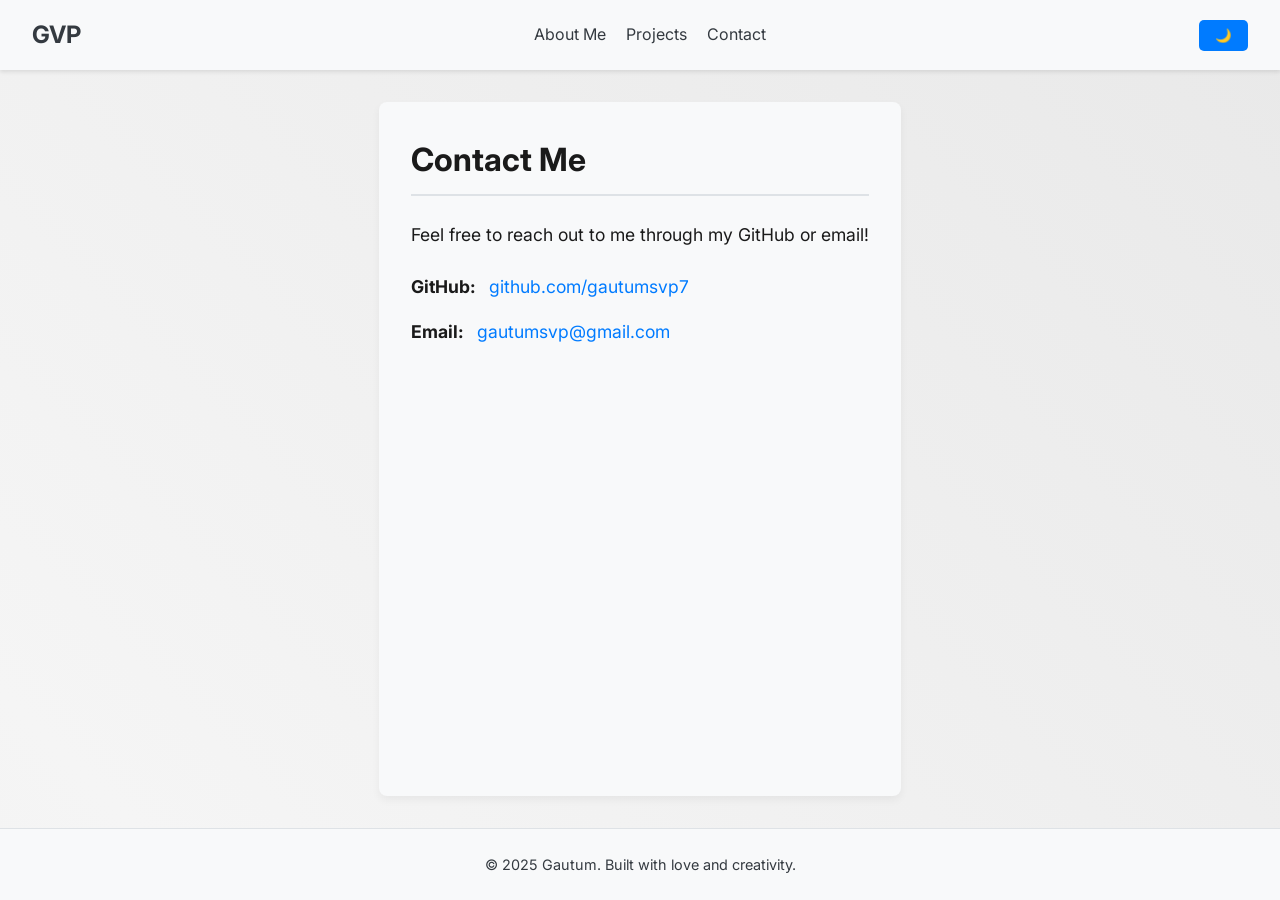
<file: contact.html>
<!DOCTYPE html>
<html lang="en">
<head>
    <meta charset="UTF-8">
    <meta name="viewport" content="width=device-width, initial-scale=1.0">
    <title>Contact - Gautum V P</title>
    <link rel="stylesheet" href="css/style.css">
    <link rel="preconnect" href="https://fonts.googleapis.com">
    <link rel="preconnect" href="https://fonts.gstatic.com" crossorigin>
    <link href="https://fonts.googleapis.com/css2?family=Inter:wght@400;700&display=swap" rel="stylesheet">
</head>
<body>
    <header>
        <nav class="navbar">
            <div class="nav-logo">
                <a href="index.html">GVP</a>
            </div>
            <ul class="nav-links">
                <li><a href="index.html">About Me</a></li>
                <li><a href="projects.html">Projects</a></li>
                <li><a href="contact.html">Contact</a></li>
            </ul>
            <div class="theme-switcher">
                <button id="theme-toggle"><span id="theme-icon-placeholder"></span></button>
            </div>
            <div class="menu-icon">
                &#9776; <!-- Hamburger icon -->
            </div>
        </nav>
    </header>
    <main class="page-content">
        <section id="contact">
            <h2>Contact Me</h2>
                <div class="contact-content fade-in-scroll">
                <p>Feel free to reach out to me through my GitHub or email!</p>
                <ul class="contact-links">
                    <li>
                        <strong>GitHub:</strong>
                        <a href="https://github.com/gautumsvp7" target="_blank">github.com/gautumsvp7</a>
                    </li>
                    <li>
                        <strong>Email:</strong>
                        <a href="mailto:gautumsvp@gmail.com">gautumsvp@gmail.com</a>
                    </li>
                </ul>
            </div>
        </section>
    </main>
    <footer>
        <div class="footer-content">
            <p>© 2025 Gautum. Built with love and creativity.</p>
        </div>
    </footer>
    <script src="js/script.js"></script>
</body>
</html>
</file>
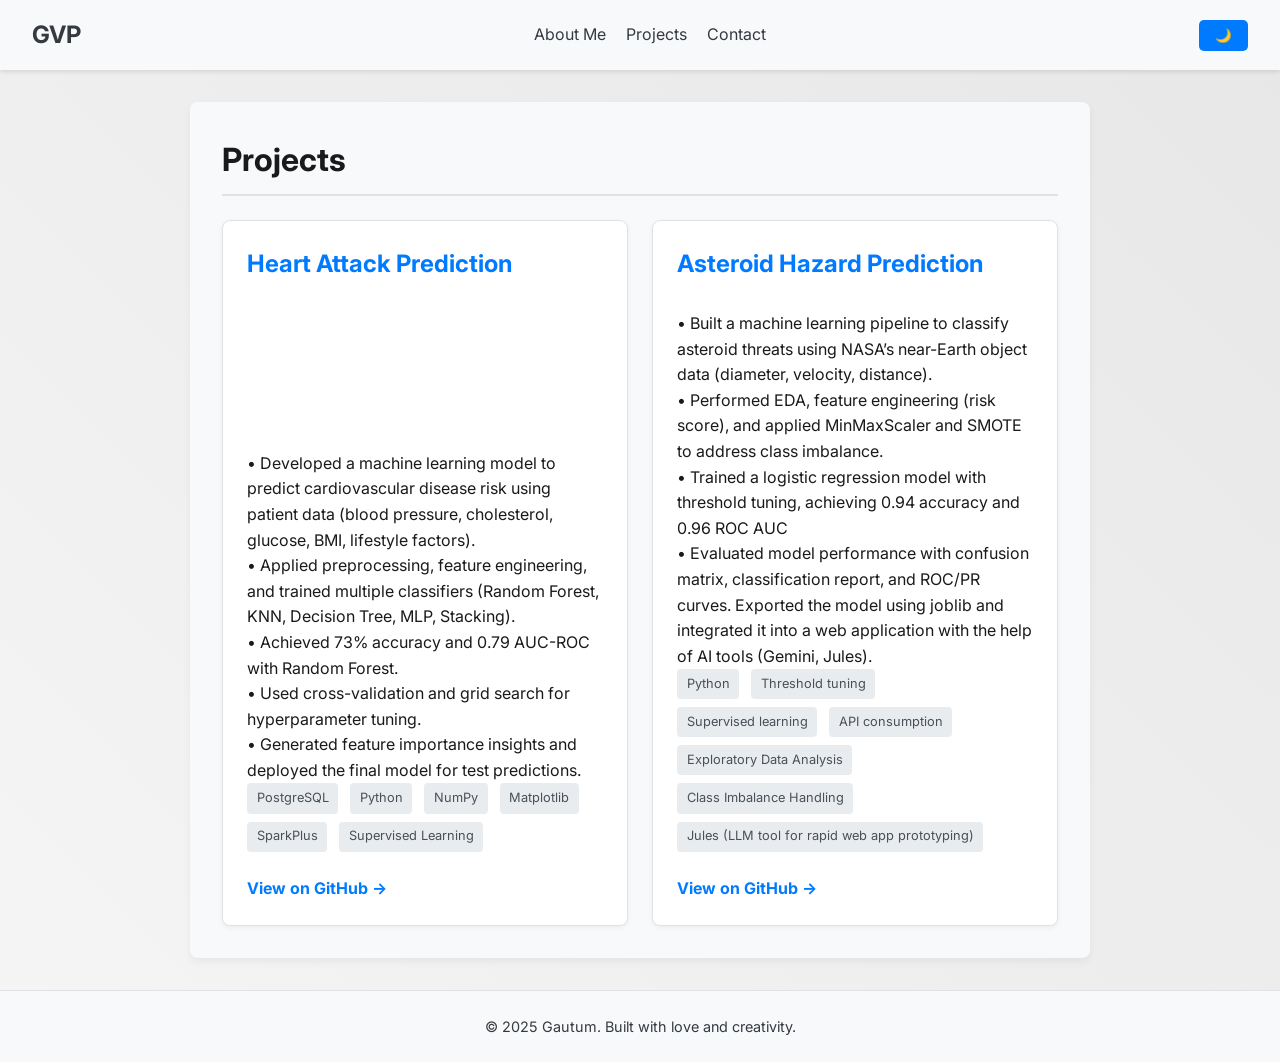
<file: old_projects.html>
<!DOCTYPE html>
<html lang="en">

<head>
    <meta charset="UTF-8">
    <meta name="viewport" content="width=device-width, initial-scale=1.0">
    <title>Projects - Gautum V P</title>
    <link rel="stylesheet" href="css/style.css">
    <link rel="preconnect" href="https://fonts.googleapis.com">
    <link rel="preconnect" href="https://fonts.gstatic.com" crossorigin>
    <link href="https://fonts.googleapis.com/css2?family=Inter:wght@400;700&display=swap" rel="stylesheet">
</head>

<body>
    <header>
        <nav class="navbar">
            <div class="nav-logo">
                <a href="index.html">GVP</a>
            </div>
            <ul class="nav-links">
                <li><a href="index.html">About Me</a></li>
                <li><a href="projects.html">Projects</a></li>
                <li><a href="contact.html">Contact</a></li>
            </ul>
            <div class="theme-switcher">
                <button id="theme-toggle"><span id="theme-icon-placeholder"></span></button>
            </div>
            <div class="menu-icon">
                &#9776; <!-- Hamburger icon -->
            </div>
        </nav>
    </header>
    <main class="page-content">
        <section id="projects">
            <h2>Projects</h2>
            <div class="projects-grid">
                <div class="project-card fade-in-scroll">
                    <h3>Heart Attack Prediction</h3>
                    <p class="project-description">
                    <p>• Developed a machine learning model to predict cardiovascular disease risk using patient data
                        (blood pressure, cholesterol, glucose, BMI, lifestyle factors).
                    <p>• Applied preprocessing, feature engineering, and trained multiple classifiers (Random Forest,
                        KNN, Decision Tree, MLP, Stacking). </p>
                    <p>• Achieved 73% accuracy and 0.79 AUC-ROC with Random Forest. </p>
                    <p>• Used cross-validation and grid search for hyperparameter tuning. </p>
                    <p>• Generated feature importance insights and deployed the final model for test predictions.</p>
                    </p>
                    </p>
                    <div class="project-skills">
                        <span>PostgreSQL</span>
                        <span>Python</span>
                        <span>NumPy</span>
                        <span>Matplotlib</span>
                        <span>SparkPlus</span>
                        <span>Supervised Learning</span>
                    </div>
                    <a href="https://github.com/gautumsvp7/heart-attack-prediction/tree/main" class="project-link"
                        target="_blank">View on GitHub &rarr;</a>
                </div>
                <!-- Add more project cards here if needed -->

                <div class="project-card fade-in-scroll">
                    <h3>Asteroid Hazard Prediction</h3>
                    <p class="project-description">
                    <p>• Built a machine learning pipeline to classify asteroid threats using NASA’s near-Earth object
                        data (diameter, velocity, distance).
                    <p>• Performed EDA, feature engineering (risk score), and applied MinMaxScaler and SMOTE to address
                        class imbalance. </p>
                    <p>• Trained a logistic regression model with threshold tuning, achieving 0.94 accuracy and 0.96 ROC
                        AUC </p>
                    <p>• Evaluated model performance with confusion matrix, classification report, and ROC/PR curves.
                        Exported the model using joblib and integrated it into a web application with the help of AI
                        tools (Gemini, Jules).
                    </p>

                    </p>
                    </p>
                    <div class="project-skills">
                        <span>Python</span>
                        <span>Threshold tuning</span>
                        <span>Supervised learning</span>
                        <span>API consumption</span>
                        <span>Exploratory Data Analysis</span>
                        <span>Class Imbalance Handling</span>
                        <span>Jules (LLM tool for rapid web app prototyping)</span>
                    </div>
                    <a href="https://github.com/gautumsvp7/heart-attack-prediction/tree/main" class="project-link"
                        target="_blank">View on GitHub &rarr;</a>
                </div>

            </div>
        </section>
    </main>
    <footer>
        <div class="footer-content">
            <p>© 2025 Gautum. Built with love and creativity.</p>
        </div>
    </footer>
    <script src="js/script.js"></script>
</body>

</html>
</file>
<file: css/style.css>
/* Basic Resets */
* {
    margin: 0;
    padding: 0;
    box-sizing: border-box;
}

body {
    font-family: 'Inter', sans-serif;
    line-height: 1.6;
    transition: background-color 0.3s ease, color 0.3s ease; /* Added opacity transition */
    /* opacity: 0; */ /* Start fully transparent */
    /* animation: fadeInPage 0.5s ease-out forwards; */
    display: flex;
    flex-direction: column;
    min-height: 100vh; /* Ensure body takes at least full viewport height */
}

/* Theme Variables */
:root {
    --background-light: #ffffff;
    --text-light: #1a1a1a; /* Darker black for better readability */
    --primary-light: #007bff; /* A subtle primary color for links/buttons if needed */
    --navbar-bg-light: #f8f9fa;
    --navbar-text-light: #343a40;
    --card-bg-light: #ffffff;
    --border-color-light: #dee2e6;

    --background-dark: #1a1a1a; /* Dark gray instead of pure black */
    --text-dark: #f0f0f0; /* Lighter gray for text */
    --primary-dark: #007bff; /* Keep primary or adjust if needed */
    --navbar-bg-dark: #2c2c2c; /* Darker navbar */
    --navbar-text-dark: #f0f0f0;
    --card-bg-dark: #252525; /* Slightly lighter than body background */
    --border-color-dark: #444444;

    /* Page content background variables for timeline dot border */
    --page-content-bg: #f8f9fa;
    --page-content-bg-dark: #252525;
}

/* Light Theme (Default) */
body {
    color: var(--text-light);
}

.navbar {
    background-color: var(--navbar-bg-light);
    color: var(--navbar-text-light);
}

/* Dark Theme */
body.dark-mode {
    color: var(--text-dark);
}

body.dark-mode .navbar {
    background-color: var(--navbar-bg-dark);
    color: var(--navbar-text-dark);
}
body.dark-mode .nav-links a {
    color: var(--navbar-text-dark);
}
body.dark-mode .nav-links a:hover {
    color: var(--primary-dark);
}
body.dark-mode .nav-logo a {
    color: var(--navbar-text-dark);
}
 body.dark-mode .theme-switcher button {
    background-color: var(--primary-dark);
    color: var(--text-dark);
    border: 1px solid var(--border-color-dark);
}
body.dark-mode .theme-switcher button:hover {
    background-color: var(--text-dark);
    color: var(--primary-dark);
}


/* Navbar Styles */
.navbar {
    display: flex;
    justify-content: space-between;
    align-items: center;
    padding: 1rem 2rem;
    position: sticky;
    top: 0;
    z-index: 1000;
    box-shadow: 0 2px 4px rgba(0, 0, 0, 0.1);
}

.nav-logo a {
    color: var(--navbar-text-light);
    font-weight: bold;
    font-size: 1.5rem;
    text-decoration: none;
}

.nav-links {
    list-style: none;
    display: flex;
}

.nav-links li {
    margin-left: 20px;
}

.nav-links a {
    text-decoration: none;
    color: var(--navbar-text-light);
    transition: color 0.3s ease;
}

.nav-links a:hover {
    color: var(--primary-light);
}

.theme-switcher button {
    padding: 0.5rem 1rem;
    background-color: var(--primary-light);
    color: var(--background-light);
    border: none;
    border-radius: 5px;
    cursor: pointer;
    transition: background-color 0.3s ease, color 0.3s ease;
}
.theme-switcher button:hover {
    background-color: var(--text-light);
    color: var(--primary-light);
}


.menu-icon {
    display: none; /* Hidden on desktop */
    font-size: 1.5rem;
    cursor: pointer;
}

/* Responsive Navbar */
@media (max-width: 768px) {
    .nav-links {
        display: none; /* Hide links */
        flex-direction: column;
        width: 100%;
        position: absolute;
        top: 60px; /* Adjust based on navbar height */
        left: 0;
        background-color: var(--navbar-bg-light);
        padding: 1rem 0;
    }

    body.dark-mode .nav-links {
         background-color: var(--navbar-bg-dark);
    }

    .nav-links.active {
        display: flex; /* Show when active */
    }

    .nav-links li {
        margin: 10px 0;
        text-align: center;
    }

    .menu-icon {
        display: block; /* Show hamburger icon */
    }
}

/* Page Load Fade-in Transition */
/* body animation is now directly on the body selector */
@keyframes fadeInPage {
    to {
        opacity: 1;
    }
}

/* Scroll-triggered Fade-in Animation */
/* Class to apply to elements that should fade in on scroll */
.fade-in-scroll {
    /* opacity: 0; */
    transform: translateY(20px); /* Optional: slight upward movement */
    /* transition: opacity 0.6s ease-out, transform 0.6s ease-out; */
}

.fade-in-scroll.visible {
    /* opacity: 1; */
    transform: translateY(0);
}

main {
    padding: 2rem;
    flex-grow: 1; /* Allows main content to take up available space, pushing footer down */
}

/* Landing Page Styles */
.landing-page {
    display: flex;
    flex-direction: column;
    justify-content: center;
    align-items: center;
    min-height: calc(100vh - 60px); /* Full viewport height minus navbar height (adjust if navbar height changes) */
    text-align: center;
    padding: 2rem; /* Add some padding */
    position: relative; /* For overlay positioning */
    overflow: hidden; /* Hide scrollbars if gradient overflows slightly */
    background-image: url('../assets/banner-placeholder.jpg'); 
    background-size: cover;
    background-position: center center;
}

/* Banner Overlay */
.landing-page::before {
    content: ''; /* Important for pseudo-elements */
    position: absolute;
    top: 0;
    left: 0;
    width: 100%;
    height: 100%;
    background-color: rgba(0, 0, 0, 0.3); /* Dark overlay, adjust opacity as needed */
    z-index: 1; /* Below landing-content */
}

/* Optional: Subtle Animated Gradient Background */
body { /* Apply to body to ensure it's behind everything */
    /* ... existing body styles ... */
    background: linear-gradient(45deg, #e3e3e3, #f5f5f5, #e3e3e3, #f5f5f5); /* Light mode gradient */
    background-size: 400% 400%;
    animation: gradientBG 15s ease infinite;
}

body.dark-mode {
    /* ... existing dark-mode body styles ... */
    background: linear-gradient(45deg, #1c1c1c, #2d2d2d, #1c1c1c, #2d2d2d); /* Dark mode gradient */
    background-size: 400% 400%;
    animation: gradientBG 15s ease infinite;
}

@keyframes gradientBG {
    0% { background-position: 0% 50%; }
    50% { background-position: 100% 50%; }
    100% { background-position: 0% 50%; }
}

/* Ensure landing content is above banner overlay */
.landing-content {
    position: relative; /* To ensure z-index works */
    z-index: 2; /* Above overlay */
}

.landing-content h1 {
    font-size: 3rem; /* Responsive font size can be added via media queries */
    margin-bottom: 0.5rem;
    font-weight: 700;
}

.tagline {
    font-size: 1.5rem;
    margin-bottom: 2rem;
    color: var(--text-light); /* Ensure tagline uses theme color */
}
body.dark-mode .tagline {
    color: var(--text-dark);
}


.cta-button {
    display: inline-block;
    padding: 0.75rem 1.5rem;
    background-color: var(--primary-light);
    color: var(--background-light); /* Text color for light mode button */
    text-decoration: none;
    font-size: 1rem;
    border-radius: 5px;
    transition: background-color 0.3s ease, transform 0.2s ease;
    box-shadow: 0 2px 5px rgba(0,0,0,0.1);
}

.cta-button:hover {
    background-color: #0056b3; /* Darker shade for hover */
    transform: translateY(-2px);
}

body.dark-mode .cta-button {
    background-color: var(--primary-dark);
    color: var(--text-dark); /* Text color for dark mode button - ensure contrast */
}
body.dark-mode .cta-button:hover {
    background-color: #0056b3; /* Consistent hover, or adjust for dark theme */
}


/* Responsive adjustments for landing page */
@media (max-width: 768px) {
    .landing-content h1 {
        font-size: 2.5rem;
    }
    .tagline {
        font-size: 1.2rem;
    }
    .cta-button {
        padding: 0.6rem 1.2rem;
        font-size: 0.9rem;
    }
    .landing-page {
         min-height: calc(100vh - 58px); /* Adjust if mobile navbar height is different */
    }
}

/* Footer Styles */
footer {
    background-color: var(--navbar-bg-light); /* Use navbar background for consistency */
    color: var(--navbar-text-light); /* Use navbar text color */
    padding: 1.5rem 2rem;
    text-align: center;
    border-top: 1px solid var(--border-color-light);
    margin-top: auto; /* Pushes footer to the bottom if content is short */
}

body.dark-mode footer {
    background-color: var(--navbar-bg-dark);
    color: var(--navbar-text-dark);
    border-top-color: var(--border-color-dark);
}

.footer-content p {
    margin: 0;
    font-size: 0.9rem;
}

/* General Page Content Styles */
.page-content {
    max-width: 900px; /* Max width for content readability */
    margin: 2rem auto; /* Center content on the page */
    padding: 2rem;
    background-color: #f8f9fa; /* Slightly off-white for light mode page content bg */
    border-radius: 8px;
    box-shadow: 0 4px 8px rgba(0,0,0,0.05);
}

body.dark-mode .page-content {
    background-color: var(--card-bg-dark);
    box-shadow: 0 4px 8px rgba(0,0,0,0.2); /* Darker shadow for dark mode */
}

.page-content h2 { /* Styling for section titles like "About Me" */
    font-size: 2rem;
    margin-bottom: 1.5rem;
    padding-bottom: 0.5rem;
    border-bottom: 2px solid var(--border-color-light);
    color: var(--text-light);
}

body.dark-mode .page-content h2 {
    border-bottom-color: var(--border-color-dark);
    color: var(--text-dark);
}

/* Space between sections within .page-content */
.page-content section:not(:last-child) {
    margin-bottom: 2rem;
}

/* About Page Specific Styles */
.about-content p {
    font-size: 1.1rem;
    line-height: 1.7;
    margin-bottom: 1rem;
}

/* Responsive adjustments for page content */
@media (max-width: 768px) {
    .page-content {
        margin: 1rem;
        padding: 1.5rem;
    }

    .page-content h2 {
        font-size: 1.8rem;
    }

    .about-content p {
        font-size: 1rem;
    }
}

/* Projects Page Specific Styles */
.projects-grid {
    display: grid;
    grid-template-columns: repeat(auto-fit, minmax(300px, 1fr)); /* Responsive grid */
    gap: 1.5rem;
    margin-top: 1rem;
}

.project-card {
    background-color: #ffffff; /* Always white in light mode */
    border: 1px solid var(--border-color-light);
    border-radius: 8px;
    padding: 1.5rem;
    box-shadow: 0 2px 5px rgba(0,0,0,0.05);
    transition: transform 0.3s ease, box-shadow 0.3s ease;
    display: flex;
    flex-direction: column;
}

body.dark-mode .project-card {
    background-color: #2c2c2c; /* A specific dark shade for cards in dark mode */
    border-color: var(--border-color-dark);
    box-shadow: 0 2px 5px rgba(0,0,0,0.15);
}

.project-card:hover {
    transform: translateY(-5px);
    box-shadow: 0 4px 12px rgba(0,0,0,0.1);
}
body.dark-mode .project-card:hover {
    box-shadow: 0 4px 12px rgba(0,0,0,0.3);
}

.project-card h3 {
    font-size: 1.5rem;
    margin-bottom: 0.75rem;
    color: var(--primary-light);
}
body.dark-mode .project-card h3 {
    color: var(--primary-dark);
}

.project-description {
    font-size: 0.95rem;
    line-height: 1.6;
    margin-bottom: 1rem;
    flex-grow: 1; /* Allows description to take available space */
}

.project-skills {
    margin-bottom: 1rem;
}

.project-skills span {
    display: inline-block;
    background-color: #e9ecef; /* Light gray for skill tags */
    color: #495057;
    padding: 0.3rem 0.6rem;
    border-radius: 4px;
    font-size: 0.8rem;
    margin-right: 0.5rem;
    margin-bottom: 0.5rem;
}

body.dark-mode .project-skills span {
    background-color: #3a3a3a; /* Darker gray for skill tags in dark mode */
    color: #ced4da;
}

.project-link {
    text-decoration: none;
    color: var(--primary-light);
    font-weight: bold;
    transition: color 0.3s ease;
    align-self: flex-start; /* Align link to the start of the flex container */
}

.project-link:hover {
    color: #0056b3; /* Darker shade on hover */
}

body.dark-mode .project-link {
    color: var(--primary-dark);
}
body.dark-mode .project-link:hover {
    color: #3ea6ff; /* Lighter shade for dark mode hover if needed */
}

/* Publications Page Specific Styles */
.publications-list {
    display: grid; /* Can use grid or just flow vertically */
    gap: 1.5rem;
    margin-top: 1rem;
}

.publication-item {
    background-color: #ffffff; /* Consistent with project cards in light mode */
    border: 1px solid var(--border-color-light);
    border-radius: 8px;
    padding: 1.5rem;
    box-shadow: 0 2px 5px rgba(0,0,0,0.05);
    /* No transform on hover for publications, but keep other card styles if desired */
}

body.dark-mode .publication-item {
    background-color: #2c2c2c; /* Consistent with project cards in dark mode */
    border-color: var(--border-color-dark);
    box-shadow: 0 2px 5px rgba(0,0,0,0.15);
}

.publication-item h3 {
    font-size: 1.5rem; /* Same as project card title */
    margin-bottom: 0.75rem;
    color: var(--primary-light);
}
body.dark-mode .publication-item h3 {
    color: var(--primary-dark);
}

.publication-highlights {
    font-size: 0.95rem;
    line-height: 1.6;
    margin-bottom: 1rem;
}

.publication-highlights ul {
    list-style-position: inside; /* Keeps bullets aligned with text */
    padding-left: 0; /* Remove default padding if list-style-position is inside */
}

.publication-highlights ul li {
    margin-bottom: 0.5rem;
}

.publication-link { /* Style like project-link for consistency */
    text-decoration: none;
    color: var(--primary-light);
    font-weight: bold;
    transition: color 0.3s ease;
    display: inline-block; /* Ensures it doesn't take full width if not needed */
}

.publication-link:hover {
    color: #0056b3;
}

body.dark-mode .publication-link {
    color: var(--primary-dark);
}
body.dark-mode .publication-link:hover {
    color: #3ea6ff;
}

/* Hobbies Page Specific Styles */
.hobbies-list {
    list-style: none; /* Remove default list bullets if emojis are primary indicators */
    padding-left: 0;
    margin-top: 1rem;
}

.hobbies-list li {
    font-size: 1.1rem;
    line-height: 1.8; /* Increased line-height for better readability with emojis */
    margin-bottom: 0.75rem;
    display: flex; /* Align emoji and text nicely */
    align-items: center; /* Vertically align emoji with text */
}

/* Optional: If you want to style the emoji itself, you could wrap it in a span, */
/* but usually, emojis inherit text styles well. */
/* For example, if emoji size needs adjustment: */
/* .hobbies-list li .emoji { font-size: 1.5rem; margin-right: 0.5rem; } */
/* Then in HTML: <li><span class="emoji">📸</span> Photography...</li> */
/* For now, let's assume direct emoji usage is fine. */

/* Responsive adjustments for hobbies list */
@media (max-width: 768px) {
    .hobbies-list li {
        font-size: 1rem;
    }
}

/* Contact Page Specific Styles */
.contact-content p {
    font-size: 1.1rem;
    line-height: 1.7;
    margin-bottom: 1.5rem; /* More space before the links */
}

.contact-links {
    list-style: none;
    padding-left: 0;
}

.contact-links li {
    font-size: 1.1rem;
    margin-bottom: 1rem;
    line-height: 1.6;
}

.contact-links li strong {
    margin-right: 0.5rem;
}

.contact-links a {
    color: var(--primary-light);
    text-decoration: none;
    transition: color 0.3s ease;
}

.contact-links a:hover {
    color: #0056b3; /* Darker shade on hover */
    text-decoration: underline;
}

body.dark-mode .contact-links a {
    color: var(--primary-dark);
}

body.dark-mode .contact-links a:hover {
    color: #3ea6ff; /* Lighter shade for dark mode hover */
}

/* Responsive adjustments for contact page */
@media (max-width: 768px) {
    .contact-content p {
        font-size: 1rem;
    }
    .contact-links li {
        font-size: 1rem;
    }
}

/* Skills Section Styles (in about.html or as a general component) */
#skills { /* Assuming it's an ID on a section element */
    margin-top: 2.5rem; /* Space above the skills section */
}

.skills-container {
    display: flex;
    flex-wrap: wrap; /* Allow tags to wrap to the next line */
    gap: 0.75rem; /* Space between tags */
    margin-top: 1rem; /* Space below the "Tech Skills" title */
}

.skill-tag {
    display: inline-block;
    background-color: #e9ecef; /* Light gray, same as project skill tags */
    color: #495057; /* Dark text for light tags */
    padding: 0.5rem 1rem; /* Slightly larger padding than project skills for prominence */
    border-radius: 5px;
    font-size: 0.9rem;
    font-weight: 500; /* Slightly bolder */
    border: 1px solid transparent; /* For potential hover/focus effects */
    transition: background-color 0.3s ease, color 0.3s ease, border-color 0.3s ease;
}

body.dark-mode .skill-tag {
    background-color: #3a3a3a; /* Darker gray for dark mode tags */
    color: #ced4da; /* Light text for dark tags */
}

.skill-tag:hover {
    background-color: #d1d5db; /* Slightly darker on hover for light mode */
    border-color: #adb5bd;
}

body.dark-mode .skill-tag:hover {
    background-color: #4a4a4a; /* Slightly lighter on hover for dark mode */
    border-color: #5a5a5a;
}

/* Timeline Page Specific Styles */
#timeline { /* ID for the section */
    margin-bottom: 2rem; /* Space at the bottom of the timeline section */
}

.timeline-container {
    position: relative;
    margin-top: 1rem;
    padding-left: 10px; /* Minimal padding for the container itself */
}

/* The vertical timeline line */
.timeline-container::before {
    content: '';
    position: absolute;
    left: 10px; /* Line starts 10px from the left of container */
    top: 5px; /* Start line slightly lower to align with first dot's center */
    bottom: 5px; /* End line slightly higher */
    width: 3px; /* Thickness of the line */
    background-color: var(--border-color-light);
    border-radius: 2px;
}

body.dark-mode .timeline-container::before {
    background-color: var(--border-color-dark);
}

.timeline-item {
    position: relative;
    margin-bottom: 2rem; /* Space between timeline items */
    padding-left: 35px; /* Content starts 35px from left of container (10px line + 15px space + content) */
}

/* The dot on the timeline */
.timeline-item::before {
    content: '';
    position: absolute;
    left: -31.5px; /* Adjusted for alignment: (Container padding + Item padding + X = 13.5px) => X = 13.5 - 10 - 35 = -31.5px */
    top: 5px; /* Align with text or date */
    width: 12px;
    height: 12px;
    background-color: var(--primary-light);
    border: 2px solid var(--page-content-bg); /* Use page-content-bg for dot border */
    border-radius: 50%;
    z-index: 1; /* Above the timeline line */
}

body.dark-mode .timeline-item::before {
    background-color: var(--primary-dark);
    border-color: var(--page-content-bg-dark); /* Use page-content-bg for dot border in dark mode */
}

.timeline-date {
    font-weight: bold;
    font-size: 0.9rem;
    color: var(--primary-light);
    margin-bottom: 0.25rem;
}
body.dark-mode .timeline-date {
    color: var(--primary-dark);
}

.timeline-content h3 {
    font-size: 1.2rem;
    margin-bottom: 0.3rem;
    font-weight: 600; /* Make title a bit bolder */
}

.timeline-content p {
    font-size: 1rem;
    line-height: 1.6;
    margin-bottom: 0; /* No margin if it's the last element in content */
}

/* Responsive adjustments for timeline */
@media (max-width: 768px) {
    .timeline-container {
        padding-left: 5px; /* Reduce padding on mobile */
    }
    .timeline-container::before { /* Line */
        left: 5px;
    }
    .timeline-item {
        padding-left: 30px; /* Adjust content padding */
        margin-bottom: 1.5rem;
    }
    .timeline-item::before { /* Dot */
        left: -36.5px; /* Adjusted for alignment: (Container padding + Item padding + X = -1.5px) => X = -1.5 - 5 - 30 = -36.5px */
        border-color: var(--page-content-bg);
    }
    body.dark-mode .timeline-item::before {
        border-color: var(--page-content-bg-dark);
    }

    .timeline-content h3 {
        font-size: 1.1rem;
    }
    .timeline-content p {
        font-size: 0.9rem;
    }
}

/* Profile Image Styles */
.profile-image {
    width: 150px;
    height: 150px;
    border-radius: 50%;
    display: block;
    margin: 0 auto 20px; /* Centers block element, 20px bottom margin */
    object-fit: cover; /* Ensures image covers the area well if not perfectly square */
}
</file>
